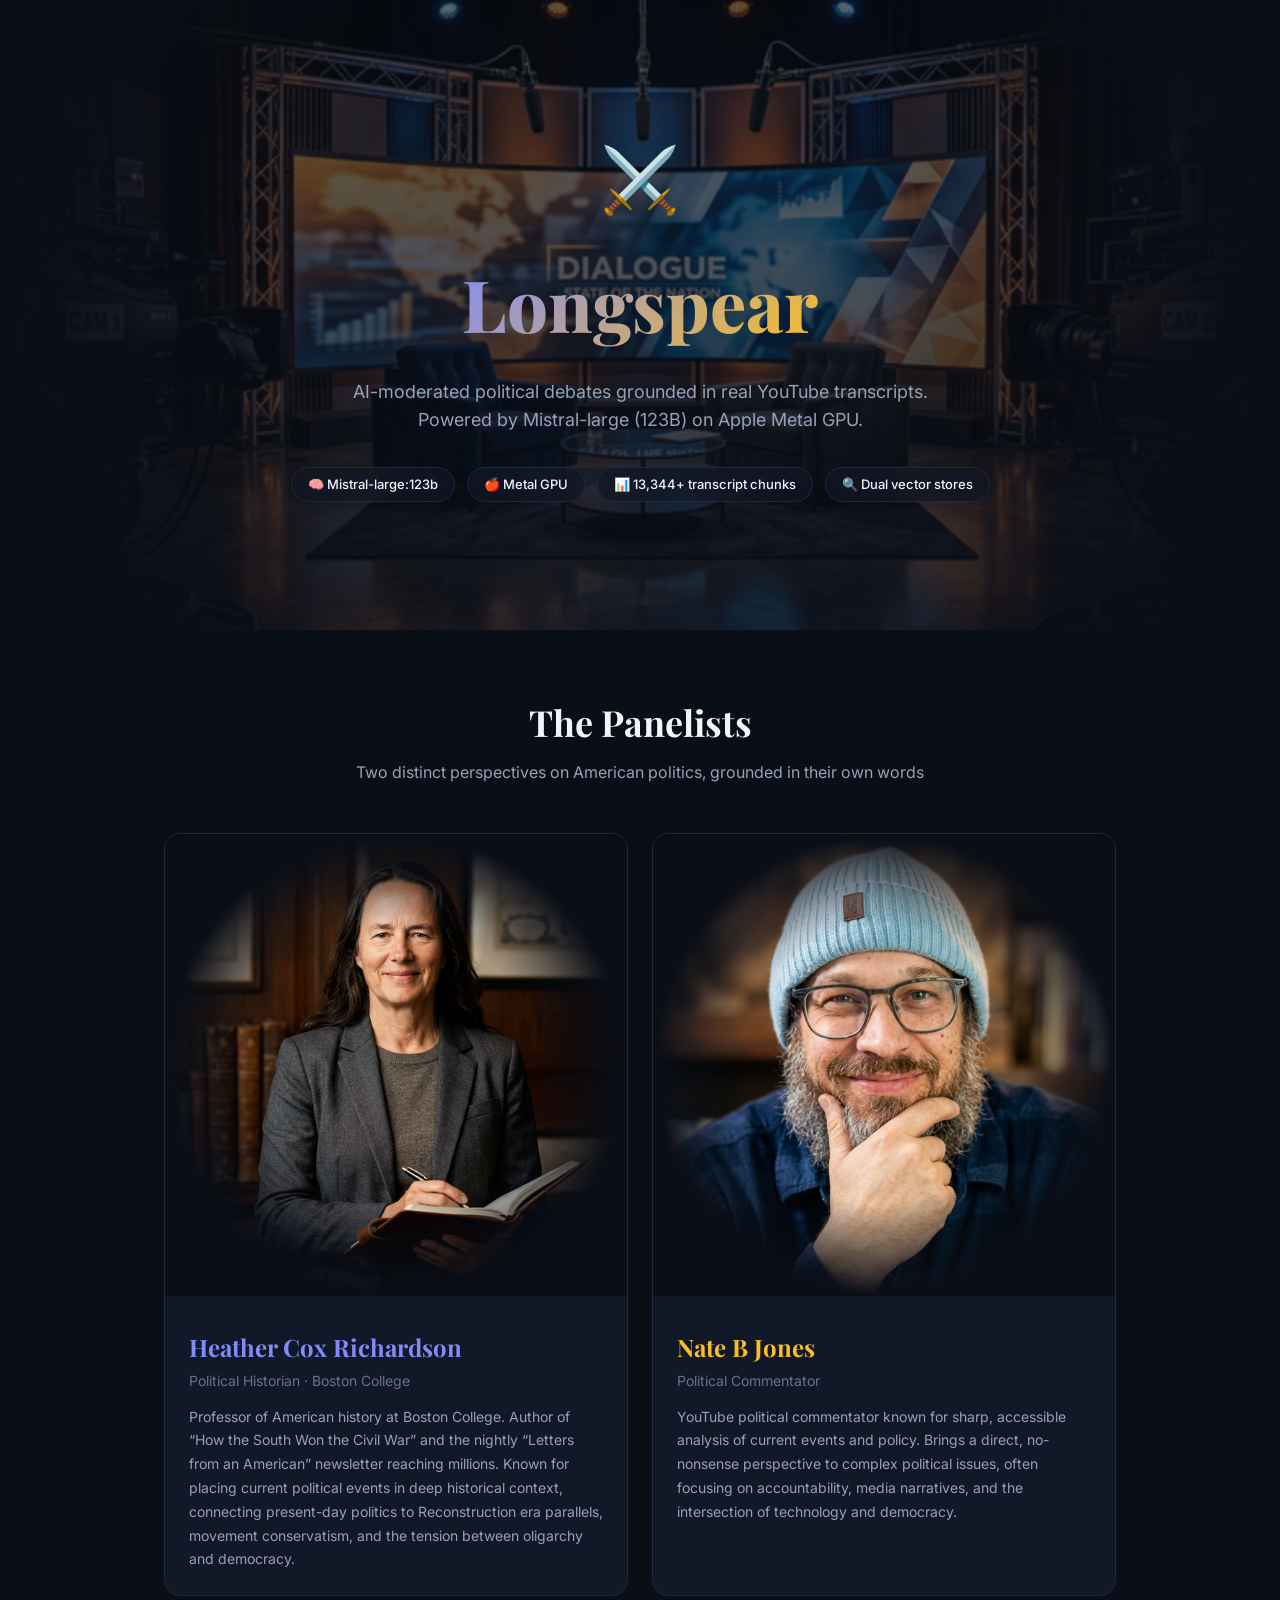
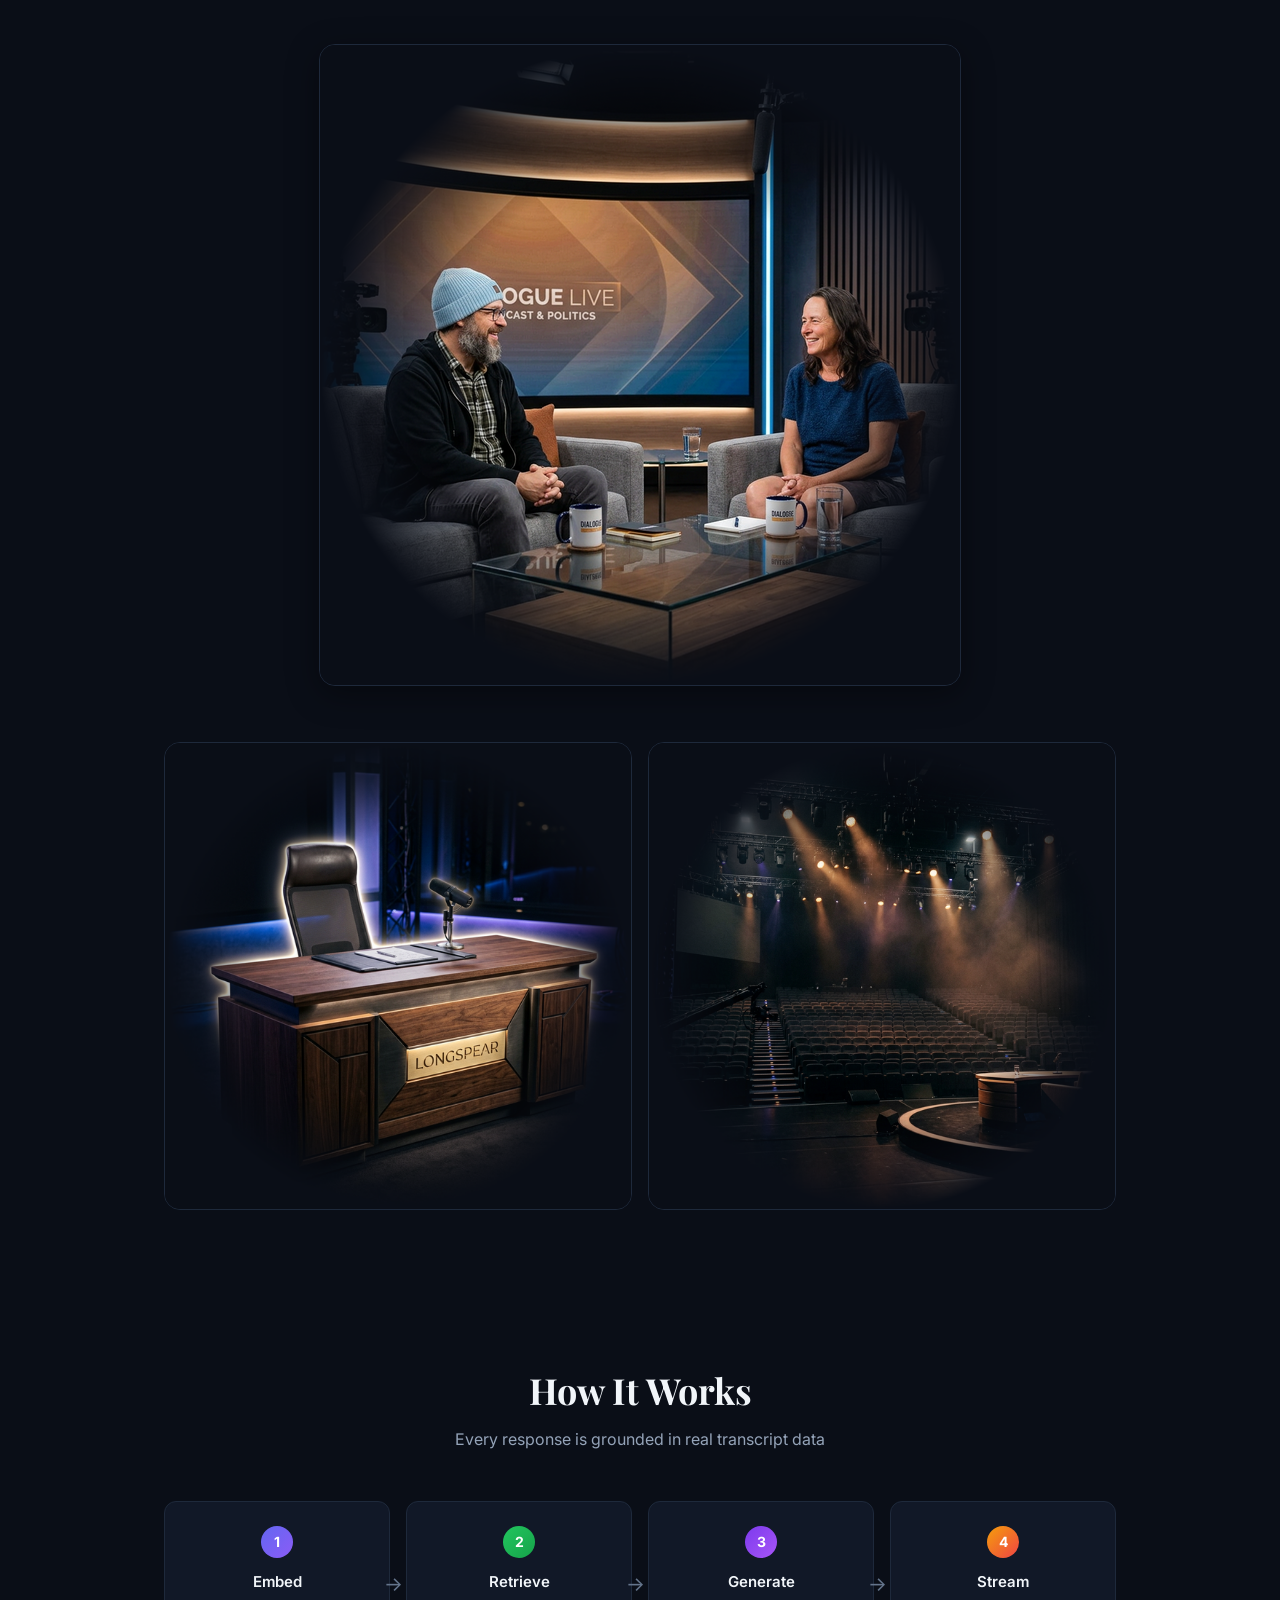
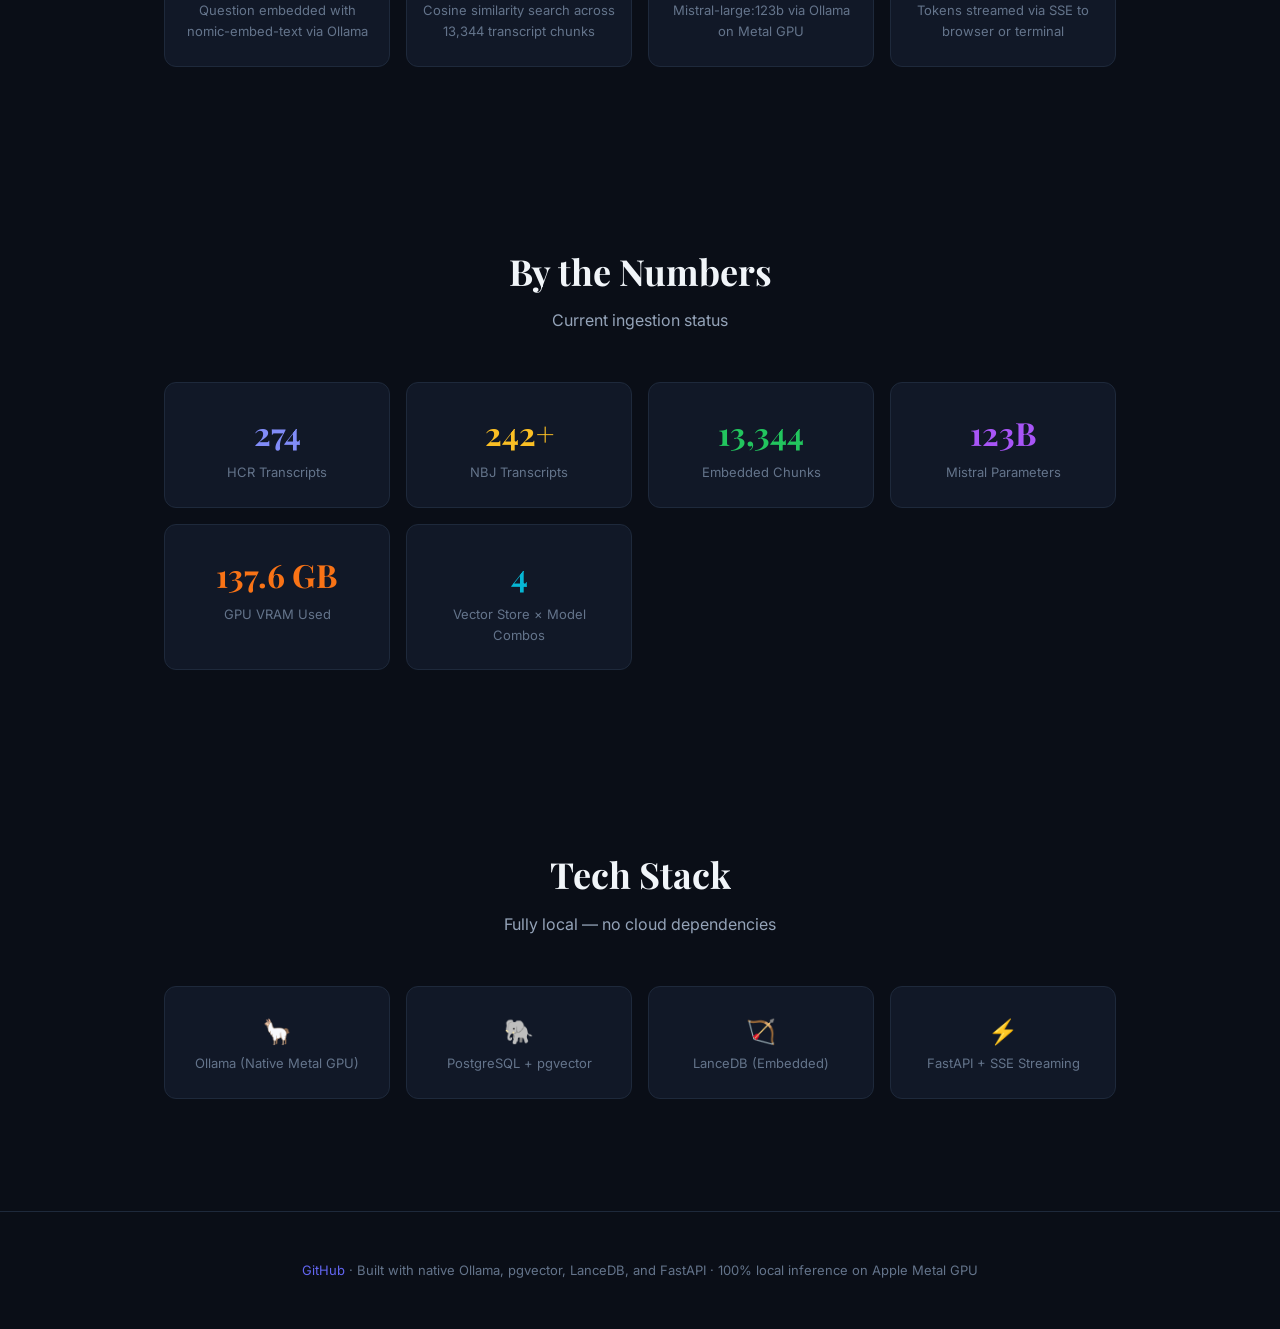
<file: docs/index.html>
<!DOCTYPE html>
<html lang="en">

<head>
    <meta charset="UTF-8">
    <meta name="viewport" content="width=device-width, initial-scale=1.0">
    <title>Longspear — AI-Moderated Political Debates</title>
    <meta name="description"
        content="RAG-powered debates between Heather Cox Richardson and Nate B Jones, grounded in real YouTube transcripts, powered by Mistral-large on Metal GPU">
    <link
        href="https://fonts.googleapis.com/css2?family=Inter:wght@300;400;500;600;700&family=Playfair+Display:wght@600;700;800&display=swap"
        rel="stylesheet">
    <style>
        :root {
            --bg: #0a0e17;
            --bg-card: #111827;
            --bg-glass: rgba(17, 24, 39, 0.7);
            --text: #f1f5f9;
            --text-dim: #94a3b8;
            --text-muted: #64748b;
            --accent-a: #6366f1;
            --accent-b: #f59e0b;
            --gradient-a: linear-gradient(135deg, #6366f1, #8b5cf6);
            --gradient-b: linear-gradient(135deg, #f59e0b, #ef4444);
            --border: #1e293b;
        }

        *,
        *::before,
        *::after {
            box-sizing: border-box;
            margin: 0;
            padding: 0;
        }

        body {
            font-family: 'Inter', -apple-system, sans-serif;
            background: var(--bg);
            color: var(--text);
            line-height: 1.6;
            -webkit-font-smoothing: antialiased;
        }

        /* Hero */
        .hero {
            min-height: 70vh;
            display: flex;
            flex-direction: column;
            align-items: center;
            justify-content: center;
            text-align: center;
            padding: 48px 24px;
            background: url('images/studio_set_vignette.png') center/cover no-repeat,
                radial-gradient(ellipse at 30% 20%, rgba(99, 102, 241, 0.15) 0%, transparent 60%),
                radial-gradient(ellipse at 70% 80%, rgba(245, 158, 11, 0.1) 0%, transparent 60%),
                var(--bg);
            position: relative;
        }

        .hero::before {
            content: '';
            position: absolute;
            inset: 0;
            background: linear-gradient(to bottom, rgba(10, 14, 23, 0.6), rgba(10, 14, 23, 0.85));
        }

        .hero>* {
            position: relative;
            z-index: 1;
        }

        .hero-icon {
            font-size: 64px;
            margin-bottom: 16px;
        }

        .hero h1 {
            font-family: 'Playfair Display', serif;
            font-size: clamp(42px, 6vw, 72px);
            font-weight: 800;
            background: linear-gradient(135deg, #818cf8, #fbbf24);
            -webkit-background-clip: text;
            -webkit-text-fill-color: transparent;
            background-clip: text;
            margin-bottom: 16px;
        }

        .hero-sub {
            font-size: 18px;
            color: var(--text-dim);
            max-width: 600px;
            margin-bottom: 32px;
        }

        .badge-row {
            display: flex;
            gap: 12px;
            flex-wrap: wrap;
            justify-content: center;
        }

        .badge {
            display: inline-flex;
            align-items: center;
            gap: 6px;
            padding: 6px 16px;
            border-radius: 999px;
            font-size: 13px;
            font-weight: 500;
            border: 1px solid var(--border);
            background: var(--bg-glass);
            backdrop-filter: blur(10px);
        }

        /* Sections */
        .section {
            max-width: 1000px;
            margin: 0 auto;
            padding: 64px 24px;
        }

        .section-title {
            font-family: 'Playfair Display', serif;
            font-size: 36px;
            font-weight: 700;
            margin-bottom: 8px;
            text-align: center;
        }

        .section-sub {
            color: var(--text-dim);
            text-align: center;
            margin-bottom: 48px;
        }

        /* Persona Cards */
        .personas {
            display: grid;
            grid-template-columns: repeat(auto-fit, minmax(320px, 1fr));
            gap: 24px;
            margin-bottom: 48px;
        }

        .persona-card {
            background: var(--bg-card);
            border: 1px solid var(--border);
            border-radius: 16px;
            overflow: hidden;
            transition: transform 0.2s, box-shadow 0.2s;
        }

        .persona-card:hover {
            transform: translateY(-4px);
            box-shadow: 0 12px 48px rgba(0, 0, 0, 0.4);
        }

        .persona-img {
            width: 100%;
            aspect-ratio: 1;
            object-fit: cover;
        }

        .persona-body {
            padding: 24px;
        }

        .persona-name {
            font-family: 'Playfair Display', serif;
            font-size: 24px;
            font-weight: 700;
            margin-bottom: 4px;
        }

        .persona-role {
            color: var(--text-muted);
            font-size: 14px;
            margin-bottom: 12px;
        }

        .persona-bio {
            font-size: 14px;
            color: var(--text-dim);
            line-height: 1.7;
        }

        .persona-a .persona-name {
            color: #818cf8;
        }

        .persona-b .persona-name {
            color: #fbbf24;
        }

        /* Talk show */
        .talk-show {
            text-align: center;
            margin-bottom: 48px;
        }

        .talk-show img {
            max-width: 100%;
            border-radius: 16px;
            border: 1px solid var(--border);
            box-shadow: 0 8px 32px rgba(0, 0, 0, 0.4);
        }

        /* Pipeline */
        .pipeline {
            display: grid;
            grid-template-columns: repeat(4, 1fr);
            gap: 16px;
            margin: 48px 0;
        }

        .pipe-step {
            text-align: center;
            padding: 24px 16px;
            background: var(--bg-card);
            border: 1px solid var(--border);
            border-radius: 12px;
            position: relative;
        }

        .pipe-step::after {
            content: '→';
            position: absolute;
            right: -14px;
            top: 50%;
            transform: translateY(-50%);
            font-size: 20px;
            color: var(--text-muted);
        }

        .pipe-step:last-child::after {
            display: none;
        }

        .pipe-num {
            width: 32px;
            height: 32px;
            border-radius: 50%;
            display: flex;
            align-items: center;
            justify-content: center;
            font-weight: 700;
            font-size: 14px;
            margin: 0 auto 12px;
            color: white;
        }

        .pipe-step:nth-child(1) .pipe-num {
            background: var(--gradient-a);
        }

        .pipe-step:nth-child(2) .pipe-num {
            background: linear-gradient(135deg, #22c55e, #16a34a);
        }

        .pipe-step:nth-child(3) .pipe-num {
            background: linear-gradient(135deg, #7c3aed, #a855f7);
        }

        .pipe-step:nth-child(4) .pipe-num {
            background: var(--gradient-b);
        }

        .pipe-title {
            font-weight: 600;
            font-size: 15px;
            margin-bottom: 6px;
        }

        .pipe-desc {
            font-size: 13px;
            color: var(--text-muted);
        }

        /* Stats grid */
        .stats {
            display: grid;
            grid-template-columns: repeat(auto-fit, minmax(200px, 1fr));
            gap: 16px;
            margin: 48px 0;
        }

        .stat {
            text-align: center;
            padding: 24px;
            background: var(--bg-card);
            border: 1px solid var(--border);
            border-radius: 12px;
        }

        .stat-num {
            font-size: 32px;
            font-weight: 700;
            font-family: 'Playfair Display', serif;
        }

        .stat-label {
            font-size: 13px;
            color: var(--text-muted);
            margin-top: 4px;
        }

        /* Footer */
        footer {
            text-align: center;
            padding: 48px 24px;
            color: var(--text-muted);
            font-size: 13px;
            border-top: 1px solid var(--border);
        }

        footer a {
            color: var(--accent-a);
            text-decoration: none;
        }

        @media (max-width: 768px) {
            .pipeline {
                grid-template-columns: 1fr 1fr;
            }

            .pipe-step::after {
                display: none;
            }
        }

        @media (max-width: 480px) {
            .pipeline {
                grid-template-columns: 1fr;
            }
        }
    </style>
</head>

<body>

    <!-- Hero -->
    <section class="hero">
        <div class="hero-icon">⚔️</div>
        <h1>Longspear</h1>
        <p class="hero-sub">
            AI-moderated political debates grounded in real YouTube transcripts.
            Powered by Mistral-large (123B) on Apple Metal GPU.
        </p>
        <div class="badge-row">
            <span class="badge">🧠 Mistral-large:123b</span>
            <span class="badge">🍎 Metal GPU</span>
            <span class="badge">📊 13,344+ transcript chunks</span>
            <span class="badge">🔍 Dual vector stores</span>
        </div>
    </section>

    <!-- Personas -->
    <section class="section">
        <h2 class="section-title">The Panelists</h2>
        <p class="section-sub">Two distinct perspectives on American politics, grounded in their own words</p>

        <div class="personas">
            <div class="persona-card persona-a">
                <img src="images/richardson_portrait_vignette.png" alt="Heather Cox Richardson" class="persona-img"
                    loading="lazy">
                <div class="persona-body">
                    <h3 class="persona-name">Heather Cox Richardson</h3>
                    <p class="persona-role">Political Historian · Boston College</p>
                    <p class="persona-bio">
                        Professor of American history at Boston College. Author of &ldquo;How the South Won the Civil
                        War&rdquo;
                        and the nightly &ldquo;Letters from an American&rdquo; newsletter reaching millions. Known for
                        placing
                        current political events in deep historical context, connecting present-day politics to
                        Reconstruction
                        era parallels, movement conservatism, and the tension between oligarchy and democracy.
                    </p>
                </div>
            </div>
            <div class="persona-card persona-b">
                <img src="images/nate_b_jones_portrait_vignette.png" alt="Nate B Jones" class="persona-img"
                    loading="lazy">
                <div class="persona-body">
                    <h3 class="persona-name">Nate B Jones</h3>
                    <p class="persona-role">Political Commentator</p>
                    <p class="persona-bio">
                        YouTube political commentator known for sharp, accessible analysis of current events
                        and policy. Brings a direct, no-nonsense perspective to complex political issues,
                        often focusing on accountability, media narratives, and the intersection of
                        technology and democracy.
                    </p>
                </div>
            </div>
        </div>

        <div class="talk-show">
            <img src="images/talk_show_together_vignette.png" alt="HCR and NBJ together on a talk show set"
                loading="lazy">
        </div>

        <!-- Studio atmosphere shots -->
        <div style="display: grid; grid-template-columns: 1fr 1fr; gap: 16px; margin-bottom: 24px;">
            <img src="images/host_podium_vignette.png" alt="Longspear moderator desk"
                style="width: 100%; border-radius: 16px; border: 1px solid var(--border);" loading="lazy">
            <img src="images/studio_audience_vignette.png" alt="Studio audience view"
                style="width: 100%; border-radius: 16px; border: 1px solid var(--border);" loading="lazy">
        </div>
    </section>

    <!-- Pipeline -->
    <section class="section">
        <h2 class="section-title">How It Works</h2>
        <p class="section-sub">Every response is grounded in real transcript data</p>

        <div class="pipeline">
            <div class="pipe-step">
                <div class="pipe-num">1</div>
                <div class="pipe-title">Embed</div>
                <div class="pipe-desc">Question embedded with nomic-embed-text via Ollama</div>
            </div>
            <div class="pipe-step">
                <div class="pipe-num">2</div>
                <div class="pipe-title">Retrieve</div>
                <div class="pipe-desc">Cosine similarity search across 13,344 transcript chunks</div>
            </div>
            <div class="pipe-step">
                <div class="pipe-num">3</div>
                <div class="pipe-title">Generate</div>
                <div class="pipe-desc">Mistral-large:123b via Ollama on Metal GPU</div>
            </div>
            <div class="pipe-step">
                <div class="pipe-num">4</div>
                <div class="pipe-title">Stream</div>
                <div class="pipe-desc">Tokens streamed via SSE to browser or terminal</div>
            </div>
        </div>
    </section>

    <!-- Stats -->
    <section class="section">
        <h2 class="section-title">By the Numbers</h2>
        <p class="section-sub">Current ingestion status</p>

        <div class="stats">
            <div class="stat">
                <div class="stat-num" style="color: #818cf8;">274</div>
                <div class="stat-label">HCR Transcripts</div>
            </div>
            <div class="stat">
                <div class="stat-num" style="color: #fbbf24;">242+</div>
                <div class="stat-label">NBJ Transcripts</div>
            </div>
            <div class="stat">
                <div class="stat-num" style="color: #22c55e;">13,344</div>
                <div class="stat-label">Embedded Chunks</div>
            </div>
            <div class="stat">
                <div class="stat-num" style="color: #a855f7;">123B</div>
                <div class="stat-label">Mistral Parameters</div>
            </div>
            <div class="stat">
                <div class="stat-num" style="color: #f97316;">137.6 GB</div>
                <div class="stat-label">GPU VRAM Used</div>
            </div>
            <div class="stat">
                <div class="stat-num" style="color: #06b6d4;">4</div>
                <div class="stat-label">Vector Store × Model Combos</div>
            </div>
        </div>
    </section>

    <!-- Tech -->
    <section class="section">
        <h2 class="section-title">Tech Stack</h2>
        <p class="section-sub">Fully local — no cloud dependencies</p>

        <div class="stats">
            <div class="stat">
                <div class="stat-num" style="font-size: 24px;">🦙</div>
                <div class="stat-label">Ollama (Native Metal GPU)</div>
            </div>
            <div class="stat">
                <div class="stat-num" style="font-size: 24px;">🐘</div>
                <div class="stat-label">PostgreSQL + pgvector</div>
            </div>
            <div class="stat">
                <div class="stat-num" style="font-size: 24px;">🏹</div>
                <div class="stat-label">LanceDB (Embedded)</div>
            </div>
            <div class="stat">
                <div class="stat-num" style="font-size: 24px;">⚡</div>
                <div class="stat-label">FastAPI + SSE Streaming</div>
            </div>
        </div>
    </section>

    <footer>
        <p>
            <a href="https://github.com/bedwards/longspear">GitHub</a> ·
            Built with native Ollama, pgvector, LanceDB, and FastAPI ·
            100% local inference on Apple Metal GPU
        </p>
    </footer>

</body>

</html>
</file>
